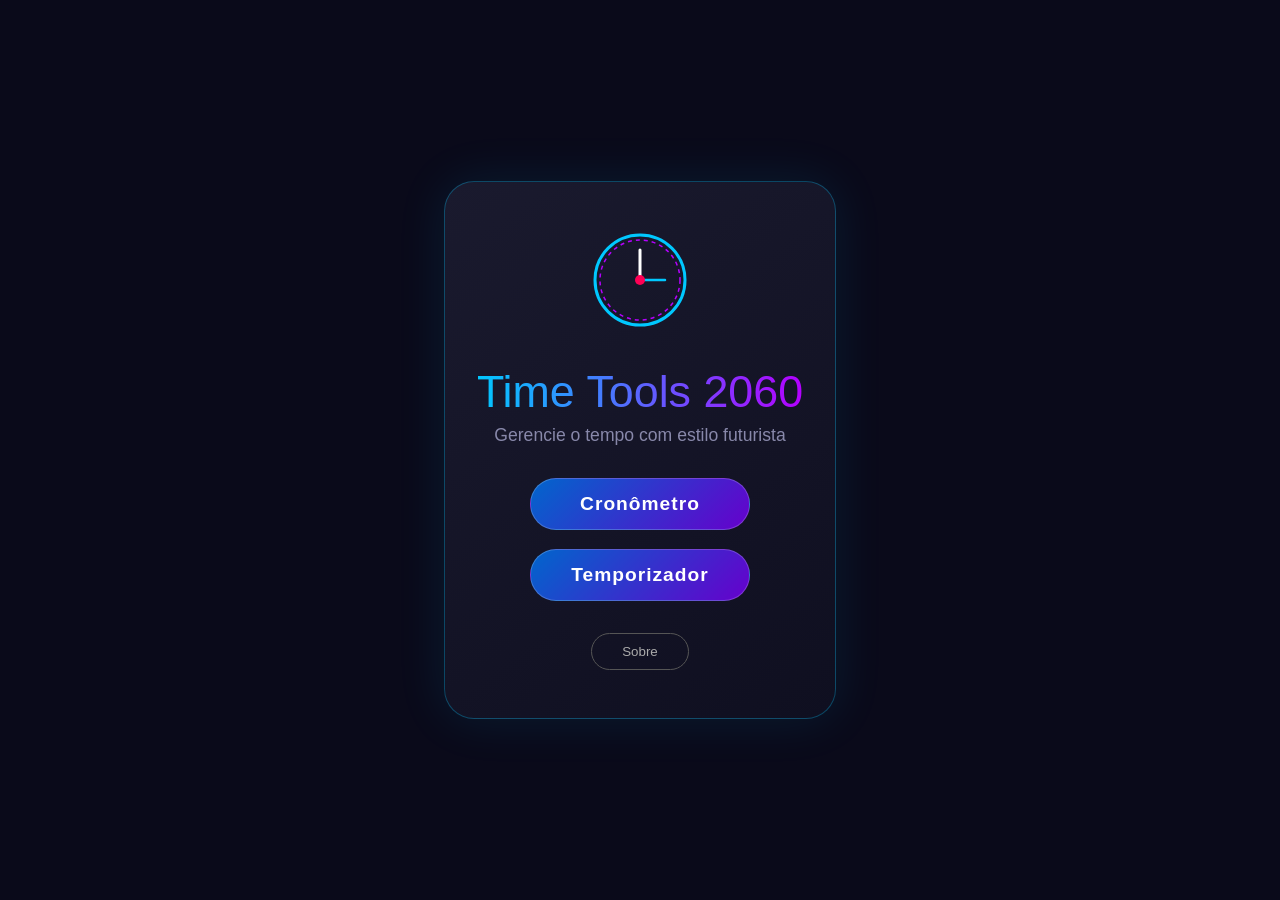
<file: index.html>
<!DOCTYPE html>
<html lang="pt-BR">
<head>
    <meta charset="UTF-8">
    <meta name="viewport" content="width=device-width, initial-scale=1.0">
    <title>Time Tools 2060</title>
    <style>
        * { margin: 0; padding: 0; box-sizing: border-box; }
        body {
            background: #0a0a1a;
            font-family: 'Segoe UI', Tahoma, Geneva, Verdana, sans-serif;
            display: flex;
            justify-content: center;
            align-items: center;
            min-height: 100vh;
            color: #e0e0ff;
            overflow: hidden;
        }
        .container {
            text-align: center;
            background: linear-gradient(145deg, #1a1a2e, #0f0f20);
            padding: 3rem 2rem;
            border-radius: 30px;
            border: 1px solid rgba(0, 200, 255, 0.3);
            box-shadow: 0 0 50px rgba(0, 200, 255, 0.1);
            max-width: 500px;
        }
        .logo {
            margin-bottom: 2rem;
        }
        h1 {
            font-size: 2.8rem;
            font-weight: 300;
            background: linear-gradient(90deg, #00c8ff, #b400ff);
            -webkit-background-clip: text;
            -webkit-text-fill-color: transparent;
            margin-bottom: 0.5rem;
        }
        p.subtitle {
            color: #8888aa;
            font-size: 1.1rem;
            margin-bottom: 2rem;
        }
        .menu {
            display: flex;
            flex-direction: column;
            gap: 1.2rem;
            align-items: center;
        }
        .menu a {
            text-decoration: none;
            width: 220px;
            padding: 14px 0;
            border-radius: 40px;
            font-size: 1.2rem;
            font-weight: 600;
            letter-spacing: 1px;
            color: white;
            background: linear-gradient(135deg, #0066cc, #6600cc);
            border: 1px solid rgba(255,255,255,0.2);
            transition: all 0.3s ease;
            text-align: center;
            display: block;
        }
        .menu a:hover {
            transform: scale(1.05);
            background: linear-gradient(135deg, #0088ff, #8800ff);
            box-shadow: 0 0 25px rgba(0, 150, 255, 0.5);
        }
        .about-btn {
            background: transparent;
            border: 1px solid #555;
            color: #aaa;
            margin-top: 2rem;
            padding: 10px 30px;
            border-radius: 20px;
            cursor: pointer;
            transition: 0.3s;
        }
        .about-btn:hover {
            border-color: #00c8ff;
            color: #fff;
        }
        .modal {
            display: none;
            position: fixed; top:0; left:0; width:100%; height:100%;
            background: rgba(0,0,0,0.8);
            justify-content: center;
            align-items: center;
            z-index: 100;
        }
        .modal-content {
            background: #1a1a2e;
            padding: 2rem;
            border-radius: 20px;
            text-align: center;
            border: 1px solid #00c8ff;
            max-width: 400px;
        }
        .close {
            float: right;
            font-size: 1.5rem;
            cursor: pointer;
            color: #fff;
        }
    </style>
</head>
<body>
    <div class="container">
        <div class="logo">
            <!-- Ícone SVG procedural embutido -->
            <svg width="100" height="100" viewBox="0 0 100 100" xmlns="http://www.w3.org/2000/svg">
                <circle cx="50" cy="50" r="45" fill="none" stroke="#00c8ff" stroke-width="3"/>
                <circle cx="50" cy="50" r="40" fill="none" stroke="#b400ff" stroke-width="1.5" stroke-dasharray="4 4"/>
                <line x1="50" y1="50" x2="50" y2="20" stroke="#fff" stroke-width="3" stroke-linecap="round"/>
                <line x1="50" y1="50" x2="75" y2="50" stroke="#00c8ff" stroke-width="2.5" stroke-linecap="round"/>
                <circle cx="50" cy="50" r="5" fill="#ff0055"/>
            </svg>
        </div>
        <h1>Time Tools 2060</h1>
        <p class="subtitle">Gerencie o tempo com estilo futurista</p>
        <div class="menu">
            <a href="pages/cronometro/">Cronômetro</a>
            <a href="pages/temporizador/">Temporizador</a>
        </div>
        <button class="about-btn" onclick="openAbout()">Sobre</button>
    </div>

    <!-- Modal Sobre -->
    <div id="aboutModal" class="modal">
        <div class="modal-content">
            <span class="close" onclick="closeAbout()">&times;</span>
            <svg width="80" height="80" viewBox="0 0 100 100" style="margin-bottom:1rem;">
                <circle cx="50" cy="50" r="45" fill="none" stroke="#00c8ff" stroke-width="3"/>
                <line x1="50" y1="50" x2="50" y2="25" stroke="#fff" stroke-width="3"/>
                <line x1="50" y1="50" x2="65" y2="60" stroke="#fff" stroke-width="2"/>
                <circle cx="50" cy="50" r="4" fill="#ff0055"/>
            </svg>
            <h2>Sobre</h2>
            <p style="color:#ccc;">Temporizador & Cronômetro com design 2060.</p>
            <p style="color:#888;">Ícone gerado por código SVG.</p>
            <p style="color:#888;">Versão 1.0 – HTML/CSS/JS puro.</p>
        </div>
    </div>

    <script>
        function openAbout() { document.getElementById('aboutModal').style.display='flex'; }
        function closeAbout() { document.getElementById('aboutModal').style.display='none'; }
        window.onclick = function(event) {
            let modal = document.getElementById('aboutModal');
            if (event.target == modal) modal.style.display = "none";
        }
    </script>
</body>
</html>
</file>
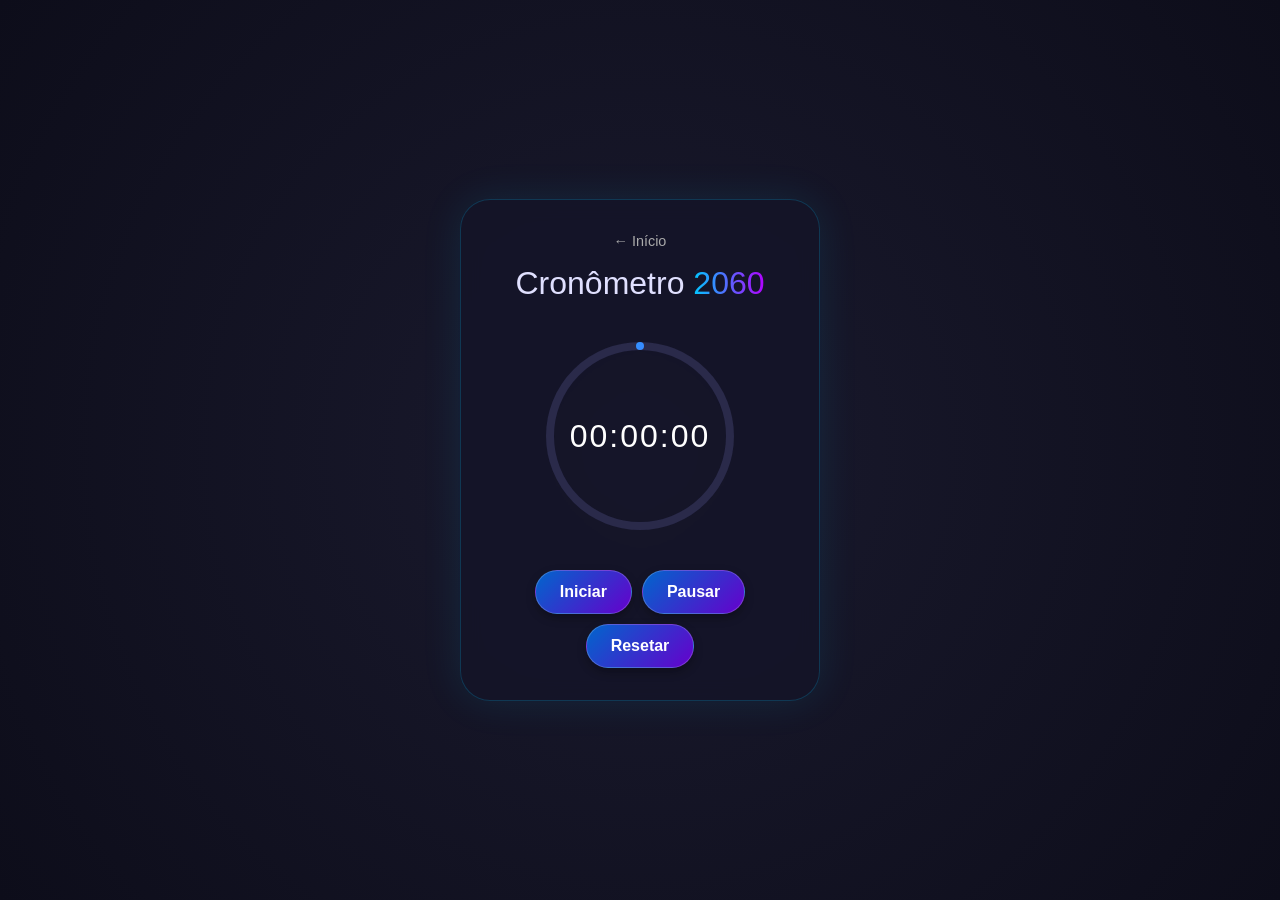
<file: pages/cronometro/index.html>
<!DOCTYPE html>
<html lang="pt-BR">
<head>
    <meta charset="UTF-8">
    <meta name="viewport" content="width=device-width, initial-scale=1.0">
    <title>Cronômetro 2060</title>
    <link rel="stylesheet" href="style.css">
</head>
<body>
    <div class="container">
        <a href="../../index.html" class="back-link">← Início</a>
        <h1 class="title">Cronômetro <span class="accent">2060</span></h1>
        <div class="circle-wrap">
            <canvas id="progressCanvas" width="220" height="220"></canvas>
            <div class="time-display" id="display">00:00:00</div>
        </div>
        <div class="controls">
            <button id="startBtn" class="btn">Iniciar</button>
            <button id="pauseBtn" class="btn">Pausar</button>
            <button id="resetBtn" class="btn">Resetar</button>
        </div>
    </div>
    <script src="script.js"></script>
</body>
</html>
</file>
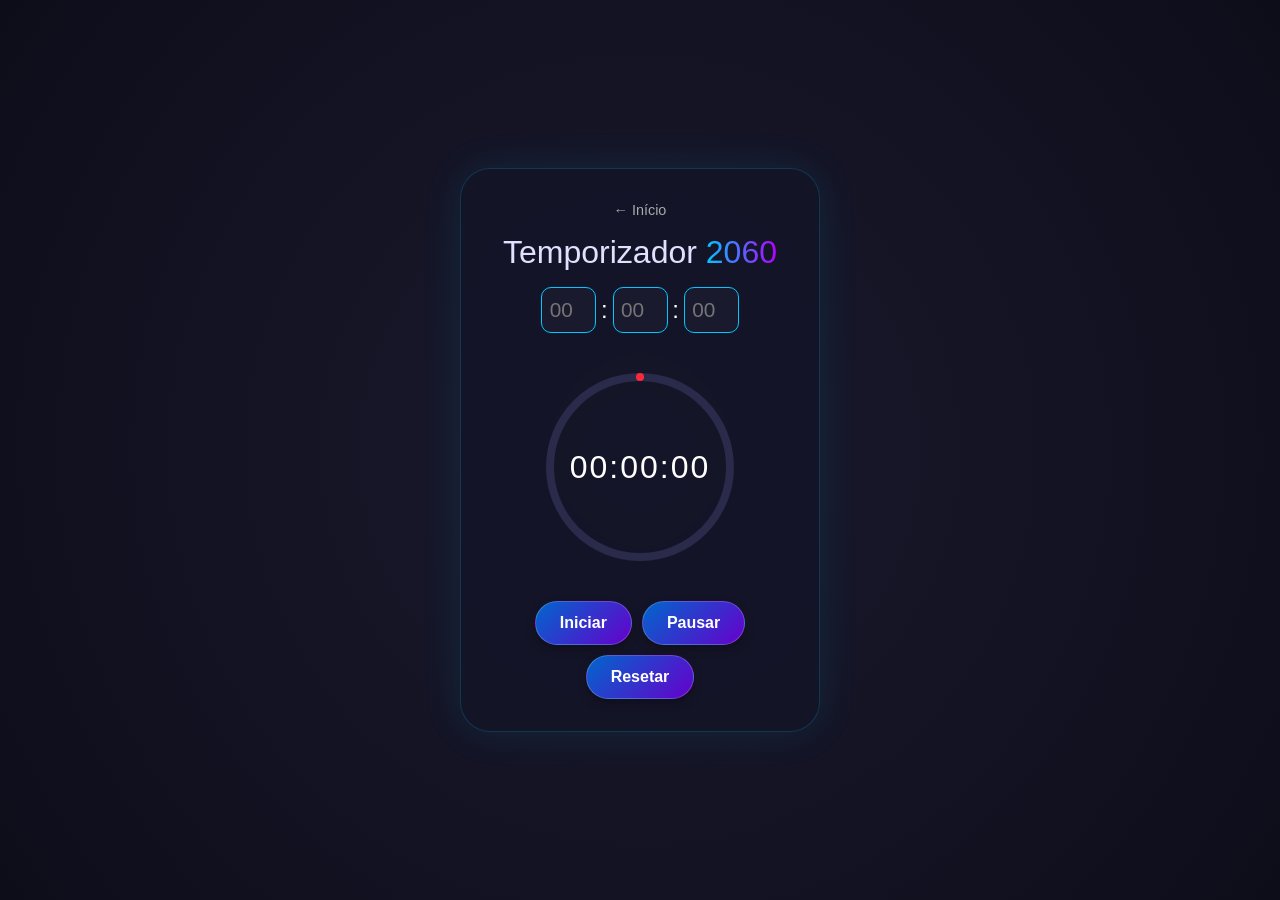
<file: pages/temporizador/index.html>
<!DOCTYPE html>
<html lang="pt-BR">
<head>
    <meta charset="UTF-8">
    <meta name="viewport" content="width=device-width, initial-scale=1.0">
    <title>Temporizador 2060</title>
    <link rel="stylesheet" href="style.css">
</head>
<body>
    <div class="container">
        <a href="../../" class="back-link">← Início</a>
        <h1 class="title">Temporizador <span class="accent">2060</span></h1>
        <div class="input-group">
            <input type="number" id="hours" placeholder="00" min="0" max="99">
            <span>:</span>
            <input type="number" id="minutes" placeholder="00" min="0" max="59">
            <span>:</span>
            <input type="number" id="seconds" placeholder="00" min="0" max="59">
        </div>
        <div class="circle-wrap">
            <canvas id="progressCanvas" width="220" height="220"></canvas>
            <div class="time-display" id="display">00:00:00</div>
        </div>
        <div class="controls">
            <button id="startBtn" class="btn">Iniciar</button>
            <button id="pauseBtn" class="btn">Pausar</button>
            <button id="resetBtn" class="btn">Resetar</button>
        </div>
    </div>
    <script src="script.js"></script>
</body>
</html>
</file>
<file: pages/cronometro/style.css>
* { margin: 0; padding: 0; box-sizing: border-box; }
body {
    background: radial-gradient(circle at center, #1a1a2e, #0d0d1a);
    font-family: 'Segoe UI', Tahoma, Geneva, Verdana, sans-serif;
    display: flex;
    justify-content: center;
    align-items: center;
    min-height: 100vh;
    color: #e0e0ff;
}
.container {
    text-align: center;
    background: rgba(20,20,40,0.8);
    backdrop-filter: blur(10px);
    padding: 2rem;
    border-radius: 30px;
    border: 1px solid rgba(0,200,255,0.2);
    box-shadow: 0 0 40px rgba(0,200,255,0.1);
    width: 360px;
}
.back-link {
    color: #aaa;
    text-decoration: none;
    font-size: 0.9rem;
    display: inline-block;
    margin-bottom: 1rem;
    transition: 0.3s;
}
.back-link:hover { color: #00c8ff; }
.title {
    font-weight: 300;
    font-size: 2rem;
    margin-bottom: 1.5rem;
}
.accent {
    background: linear-gradient(90deg, #00c8ff, #b400ff);
    -webkit-background-clip: text;
    -webkit-text-fill-color: transparent;
}
.circle-wrap {
    position: relative;
    width: 220px;
    height: 220px;
    margin: 0 auto 1.5rem;
}
canvas {
    position: absolute;
    top: 0;
    left: 0;
}
.time-display {
    position: absolute;
    top: 50%; left: 50%;
    transform: translate(-50%, -50%);
    font-size: 2rem;
    font-weight: 300;
    letter-spacing: 2px;
    color: #fff;
}
.controls {
    display: flex;
    gap: 10px;
    justify-content: center;
    flex-wrap: wrap;
}
.btn {
    background: linear-gradient(135deg, #0066cc, #6600cc);
    border: none;
    color: white;
    padding: 12px 24px;
    border-radius: 30px;
    font-size: 1rem;
    font-weight: 600;
    cursor: pointer;
    transition: all 0.3s ease;
    box-shadow: 0 4px 10px rgba(0,0,0,0.3);
    border: 1px solid rgba(255,255,255,0.2);
}
.btn:hover {
    transform: translateY(-2px);
    background: linear-gradient(135deg, #0088ff, #8800ff);
    box-shadow: 0 0 20px rgba(0,136,255,0.5);
}
.btn:active { transform: scale(0.96); }
</file>
<file: pages/temporizador/style.css>
* { margin: 0; padding: 0; box-sizing: border-box; }
body {
    background: radial-gradient(circle at center, #1a1a2e, #0d0d1a);
    font-family: 'Segoe UI', Tahoma, Geneva, Verdana, sans-serif;
    display: flex;
    justify-content: center;
    align-items: center;
    min-height: 100vh;
    color: #e0e0ff;
}
.container {
    text-align: center;
    background: rgba(20,20,40,0.8);
    backdrop-filter: blur(10px);
    padding: 2rem;
    border-radius: 30px;
    border: 1px solid rgba(0,200,255,0.2);
    box-shadow: 0 0 40px rgba(0,200,255,0.1);
    width: 360px;
}
.back-link {
    color: #aaa;
    text-decoration: none;
    font-size: 0.9rem;
    display: inline-block;
    margin-bottom: 1rem;
    transition: 0.3s;
}
.back-link:hover { color: #00c8ff; }
.title {
    font-weight: 300;
    font-size: 2rem;
    margin-bottom: 1rem;
}
.accent {
    background: linear-gradient(90deg, #00c8ff, #b400ff);
    -webkit-background-clip: text;
    -webkit-text-fill-color: transparent;
}
.input-group {
    display: flex;
    align-items: center;
    justify-content: center;
    gap: 0.3rem;
    margin-bottom: 1.5rem;
}
.input-group input {
    width: 55px;
    padding: 10px 5px;
    text-align: center;
    font-size: 1.3rem;
    background: #1a1a2e;
    border: 1px solid #00c8ff;
    border-radius: 10px;
    color: #fff;
    outline: none;
}
.input-group span {
    font-size: 1.5rem;
    color: #fff;
}
.circle-wrap {
    position: relative;
    width: 220px;
    height: 220px;
    margin: 0 auto 1.5rem;
}
canvas {
    position: absolute;
    top: 0;
    left: 0;
}
.time-display {
    position: absolute;
    top: 50%; left: 50%;
    transform: translate(-50%, -50%);
    font-size: 2rem;
    font-weight: 300;
    letter-spacing: 2px;
    color: #fff;
}
.controls {
    display: flex;
    gap: 10px;
    justify-content: center;
    flex-wrap: wrap;
}
.btn {
    background: linear-gradient(135deg, #0066cc, #6600cc);
    border: none;
    color: white;
    padding: 12px 24px;
    border-radius: 30px;
    font-size: 1rem;
    font-weight: 600;
    cursor: pointer;
    transition: all 0.3s ease;
    box-shadow: 0 4px 10px rgba(0,0,0,0.3);
    border: 1px solid rgba(255,255,255,0.2);
}
.btn:hover {
    transform: translateY(-2px);
    background: linear-gradient(135deg, #0088ff, #8800ff);
    box-shadow: 0 0 20px rgba(0,136,255,0.5);
}
.btn:active { transform: scale(0.96); }
</file>
